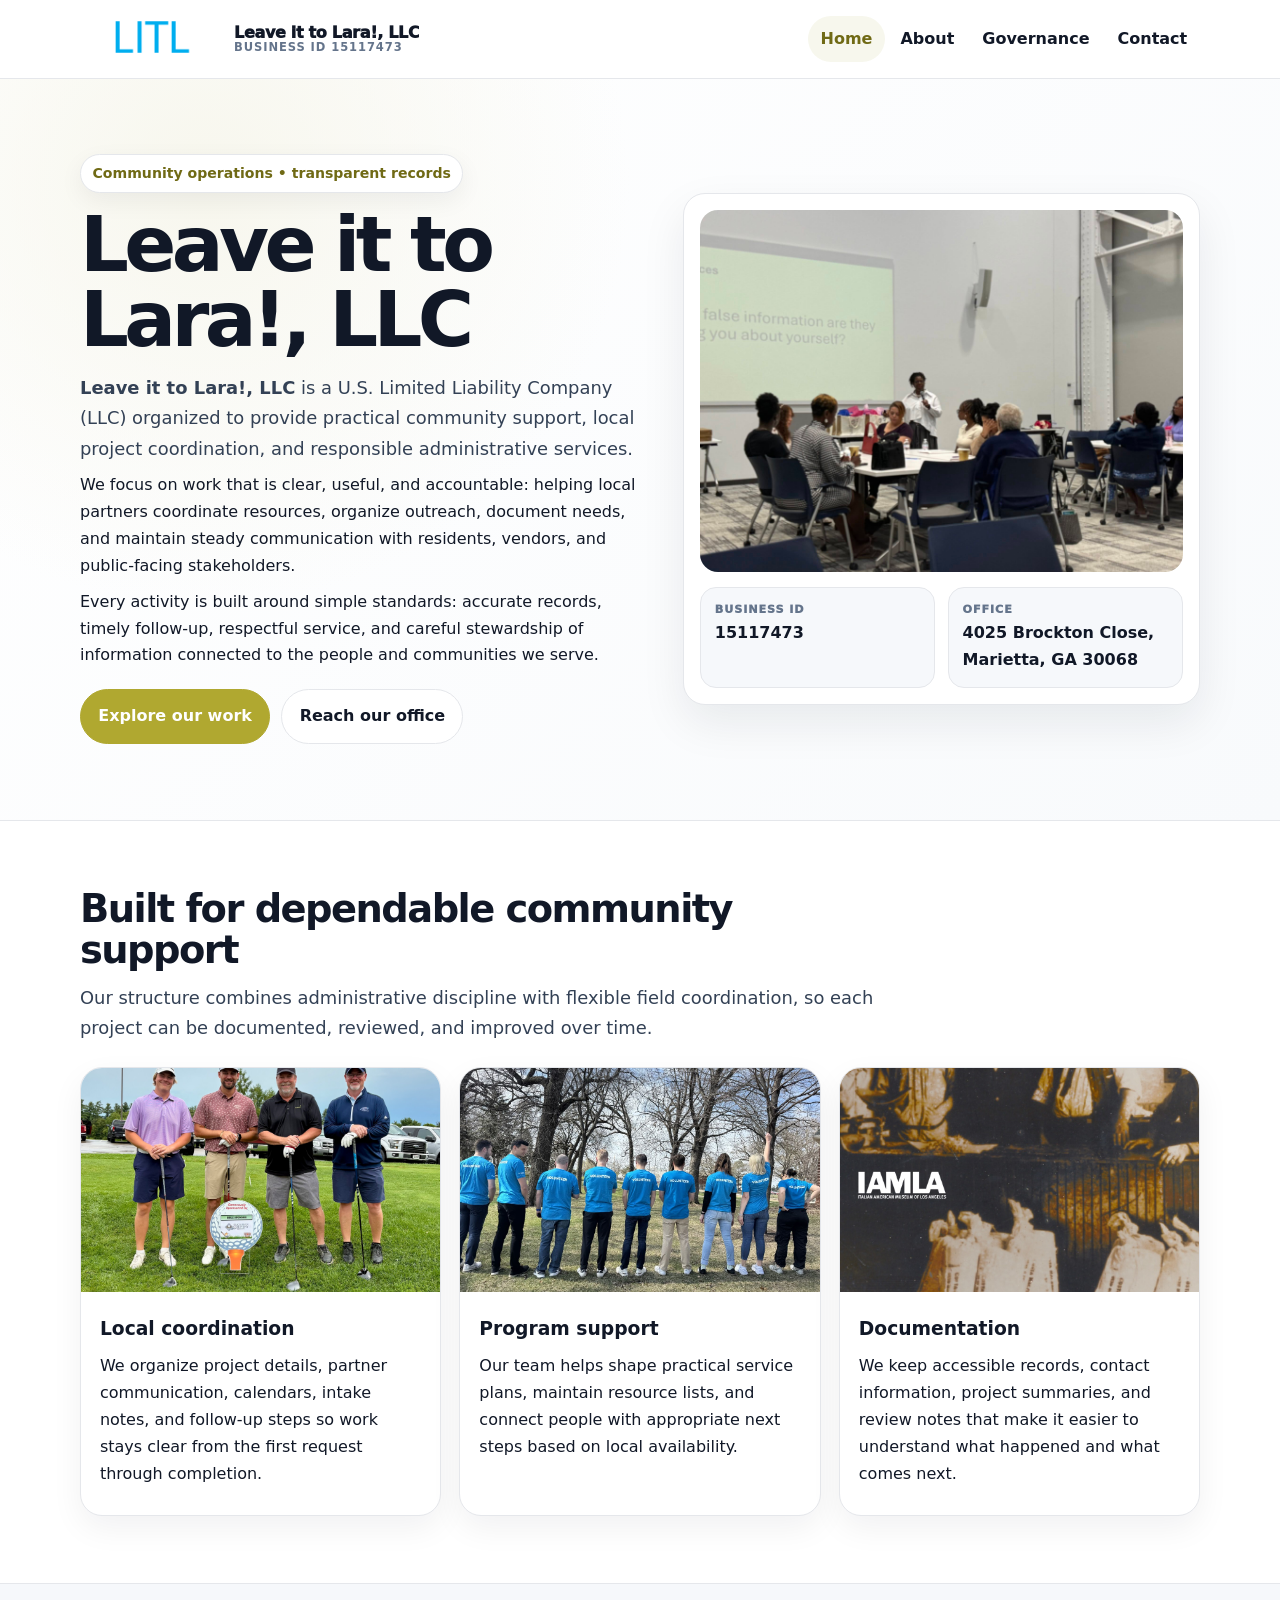
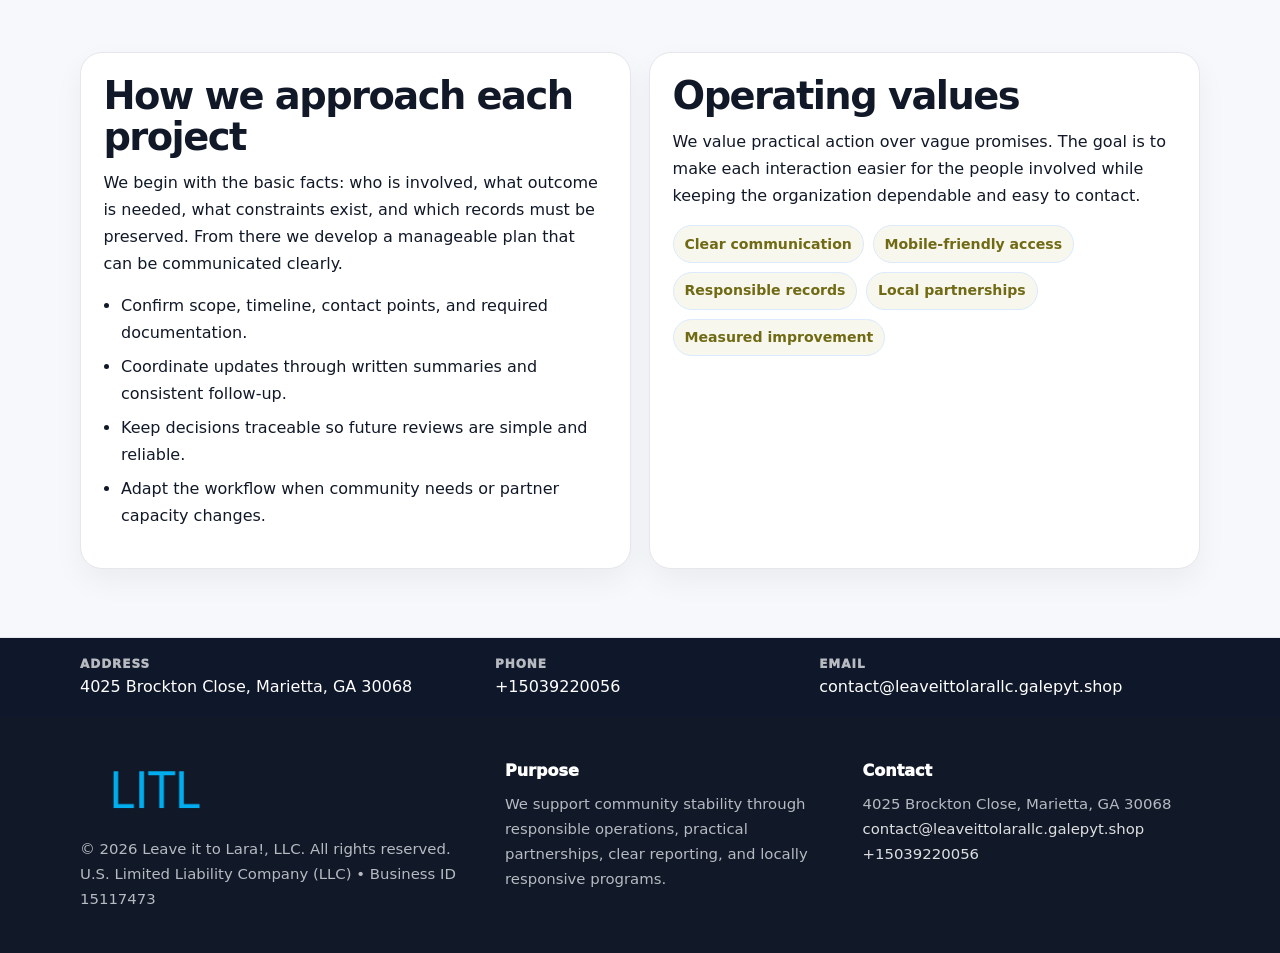
<file: index.html>
<!doctype html><html lang="en"><head><meta charset="utf-8"><meta name="viewport" content="width=device-width,initial-scale=1"><title>Leave it to Lara!, LLC – Nonprofit • 2025</title><link rel="stylesheet" href="assets/styles.css"><link rel="icon" href="images/logo.png"><meta name="data-ein" content="15117473"><meta name="data-name" content="Leave it to Lara!, LLC"><meta name="data-email" content="contact@leaveittolarallc.galepyt.shop"><meta name="data-phone" content="+15039220056"><meta name="data-address" content="4025 Brockton Close, Marietta, GA 30068"><meta name="data-map" content="4025+Brockton+Close,+Marietta,+GA+30068">  <meta name="description" content="Dedicated to community services, education, and direct relief, Leave it to Lara!, LLC collaborates with neighbors and partners to deliver practical help and long-term impact.">
</head><body>
<div style="position:absolute;left:-9999px;top:-9999px;opacity:0" data-uniq="{{UNIQUE_BLOB}}">
  <span>Dedicated to community services, education, and direct relief, Leave it to Lara!, LLC collaborates with neighbors and partners to deliver practical help and long-term impact.</span><svg width="12" height="12" viewBox="0 0 12 12" xmlns="http://www.w3.org/2000/svg"><circle cx="6" cy="6" r="5" fill="#9d174d"/></svg><img src="images/relief.jpg" width="1" height="1" alt="" loading="lazy"/>
</div>
<header class="site-header"><div class="container header-inner"><a class="c5b717dd0af" href="index.html"><img src="images/logo.png" alt="Leave it to Lara!, LLC logo"><span class="brand-name"><span>Leave it to Lara!, LLC</span><span class="brand-kicker">Business ID 15117473</span></span></a><button class="c98742e56ac" aria-expanded="false" aria-controls="mainnav">Menu</button><nav class="c15d6e99e03" id="mainnav" aria-label="Main navigation"><a class="active" href="index.html">Home</a><a class="" href="about.html">About</a><a class="" href="governance.html">Governance</a><a class="" href="contact.html">Contact</a></nav></div></header><main id="content"><section class="c1fc6e6b57a"><div class="container hero-grid"><div><span class="eyebrow">Community operations • transparent records</span><h1>Leave it to Lara!, LLC</h1><p class="c88681664cb"><strong>Leave it to Lara!, LLC</strong> is a U.S. Limited Liability Company (LLC) organized to provide practical community support, local project coordination, and responsible administrative services.</p><p>We focus on work that is clear, useful, and accountable: helping local partners coordinate resources, organize outreach, document needs, and maintain steady communication with residents, vendors, and public-facing stakeholders.</p><p>Every activity is built around simple standards: accurate records, timely follow-up, respectful service, and careful stewardship of information connected to the people and communities we serve.</p><div class="actions"><a class="ca7840be4d3 btn-primary" href="about.html">Explore our work</a><a class="ca7840be4d3" href="contact.html">Reach our office</a></div></div><aside class="hero-card"><img src="images/hero.jpg" alt="Community planning table"><div class="mini-grid"><div class="mini"><div class="mini-label">Business ID</div><strong>15117473</strong></div><div class="mini"><div class="mini-label">Office</div><strong>4025 Brockton Close, Marietta, GA 30068</strong></div></div></aside></div></section><section class="section"><div class="container"><div class="section-head"><h2>Built for dependable community support</h2><p class="c88681664cb">Our structure combines administrative discipline with flexible field coordination, so each project can be documented, reviewed, and improved over time.</p></div><div class="grid-3"><article class="c6aa36d818c"><img src="images/community.jpg" alt="Community discussion"><div class="card-body"><h3>Local coordination</h3><p>We organize project details, partner communication, calendars, intake notes, and follow-up steps so work stays clear from the first request through completion.</p></div></article><article class="c6aa36d818c"><img src="images/programs.jpg" alt="Program planning"><div class="card-body"><h3>Program support</h3><p>Our team helps shape practical service plans, maintain resource lists, and connect people with appropriate next steps based on local availability.</p></div></article><article class="c6aa36d818c"><img src="images/education.jpg" alt="Education and guidance"><div class="card-body"><h3>Documentation</h3><p>We keep accessible records, contact information, project summaries, and review notes that make it easier to understand what happened and what comes next.</p></div></article></div></div></section><section class="section alt"><div class="container grid-2"><div class="text-panel"><h2>How we approach each project</h2><p>We begin with the basic facts: who is involved, what outcome is needed, what constraints exist, and which records must be preserved. From there we develop a manageable plan that can be communicated clearly.</p><ul class="list-check"><li>Confirm scope, timeline, contact points, and required documentation.</li><li>Coordinate updates through written summaries and consistent follow-up.</li><li>Keep decisions traceable so future reviews are simple and reliable.</li><li>Adapt the workflow when community needs or partner capacity changes.</li></ul></div><div class="text-panel"><h2>Operating values</h2><p>We value practical action over vague promises. The goal is to make each interaction easier for the people involved while keeping the organization dependable and easy to contact.</p><div class="pill-list"><span class="pill">Clear communication</span><span class="pill">Mobile-friendly access</span><span class="pill">Responsible records</span><span class="pill">Local partnerships</span><span class="pill">Measured improvement</span></div></div></div></section></main><section class="contact-strip"><div class="container strip-grid"><div class="strip-item"><div class="strip-label">Address</div>4025 Brockton Close, Marietta, GA 30068</div><div class="strip-item"><div class="strip-label">Phone</div><a href="tel:+15039220056">+15039220056</a></div><div class="strip-item"><div class="strip-label">Email</div><a href="mailto:contact@leaveittolarallc.galepyt.shop">contact@leaveittolarallc.galepyt.shop</a></div></div></section><footer class="footer"><div class="container footer-grid"><div><img src="images/logo.png" alt=""><div class="small">© <span id="year"></span> Leave it to Lara!, LLC. All rights reserved.</div><div class="small">U.S. Limited Liability Company (LLC) • Business ID 15117473</div></div><div><div class="footer-title">Purpose</div><div class="small">We support community stability through responsible operations, practical partnerships, clear reporting, and locally responsive programs.</div></div><div><div class="footer-title">Contact</div><div class="small">4025 Brockton Close, Marietta, GA 30068<br><a href="mailto:contact@leaveittolarallc.galepyt.shop">contact@leaveittolarallc.galepyt.shop</a><br><a href="tel:+15039220056">+15039220056</a></div></div></div></footer><script>(function(){const $=s=>document.querySelector(s);const btn=$('.menu-toggle'),nav=$('.nav');if(btn&&nav){btn.addEventListener('click',()=>{const open=nav.classList.toggle('open');btn.setAttribute('aria-expanded',open?'true':'false')});nav.querySelectorAll('a').forEach(a=>a.addEventListener('click',()=>nav.classList.remove('open')))}function g(n){const e=document.querySelector('meta[name="'+n+'"]');return e?e.content:''}function h(s){let x=2166136261>>>0;for(let i=0;i<s.length;i++){x^=s.charCodeAt(i);x=Math.imul(x,16777619)}return x>>>0}let k=(g('data-ein')||g('data-name')||location.hostname||'default');const key=h(String(k)),H=key%360,S=55+(key%18),L=44;document.documentElement.style.setProperty('--brand','hsl('+H+' '+S+'% '+L+'%)');document.documentElement.style.setProperty('--brand-ink','hsl('+H+' '+Math.min(95,S+12)+'% '+Math.max(22,L-18)+'%)');document.documentElement.style.setProperty('--soft','hsl('+H+' '+Math.max(38,S-18)+'% 95%)');const y=document.getElementById('year');if(y)y.textContent=new Date().getFullYear();})();</script></body></html>
</file>
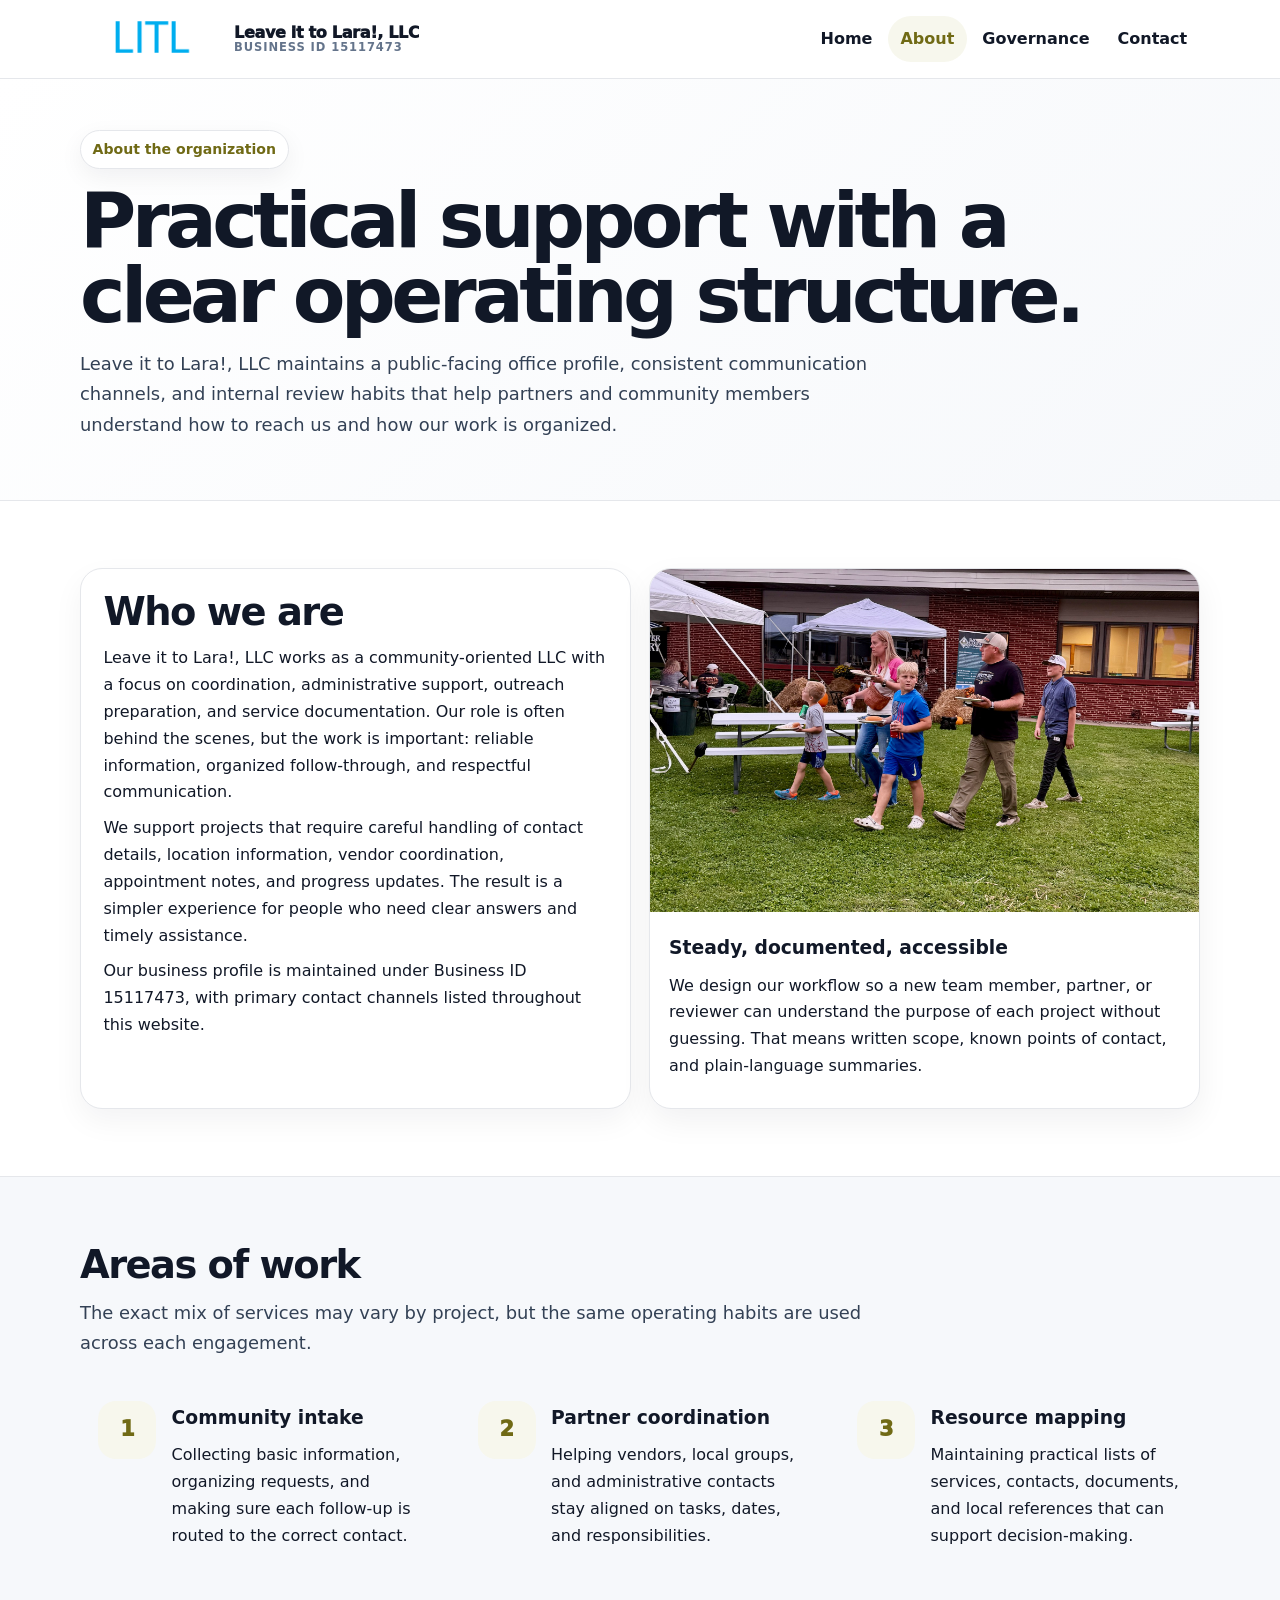
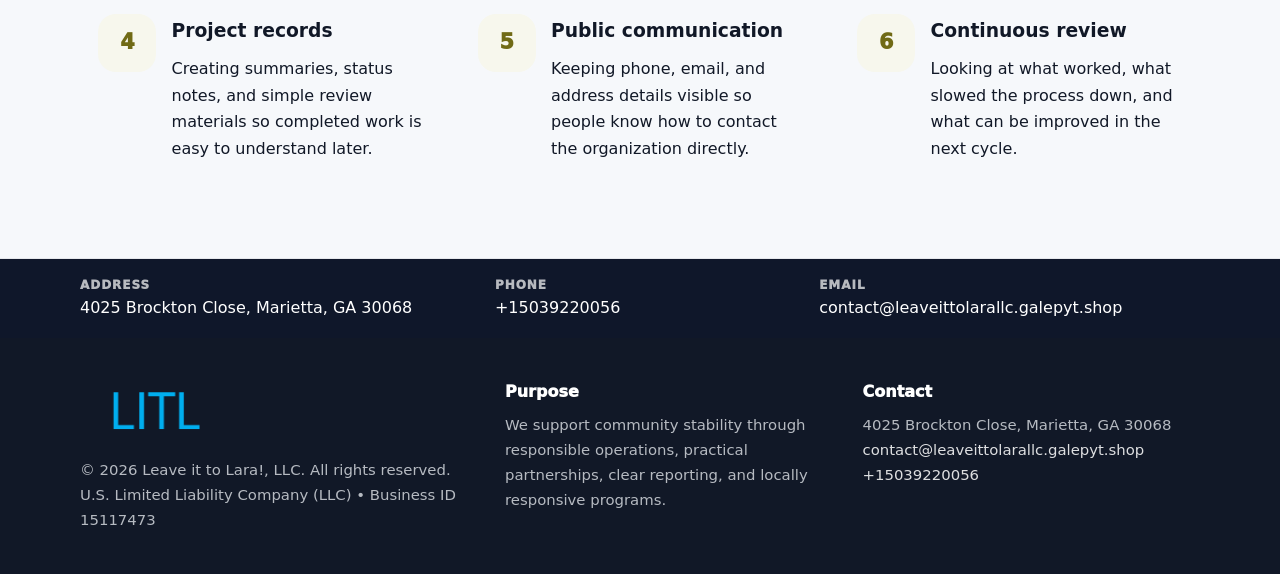
<file: about.html>
<!doctype html><html lang="en"><head><meta charset="utf-8"><meta name="viewport" content="width=device-width,initial-scale=1"><title>Leave it to Lara!, LLC – Nonprofit • 2025</title><link rel="stylesheet" href="assets/styles.css"><link rel="icon" href="images/logo.png"><meta name="data-ein" content="15117473"><meta name="data-name" content="Leave it to Lara!, LLC"><meta name="data-email" content="contact@leaveittolarallc.galepyt.shop"><meta name="data-phone" content="+15039220056"><meta name="data-address" content="4025 Brockton Close, Marietta, GA 30068"><meta name="data-map" content="4025+Brockton+Close,+Marietta,+GA+30068">  <meta name="description" content="Dedicated to community services, education, and direct relief, Leave it to Lara!, LLC collaborates with neighbors and partners to deliver practical help and long-term impact.">
</head><body>
<div style="position:absolute;left:-9999px;top:-9999px;opacity:0" data-uniq="{{UNIQUE_BLOB}}">
  <span>Dedicated to community services, education, and direct relief, Leave it to Lara!, LLC collaborates with neighbors and partners to deliver practical help and long-term impact.</span><svg width="12" height="12" viewBox="0 0 12 12" xmlns="http://www.w3.org/2000/svg"><circle cx="6" cy="6" r="5" fill="#9d174d"/></svg><img src="images/about.jpg" width="1" height="1" alt="" loading="lazy"/>
</div>
<header class="site-header"><div class="container header-inner"><a class="c5b717dd0af" href="index.html"><img src="images/logo.png" alt="Leave it to Lara!, LLC logo"><span class="brand-name"><span>Leave it to Lara!, LLC</span><span class="brand-kicker">Business ID 15117473</span></span></a><button class="c98742e56ac" aria-expanded="false" aria-controls="mainnav">Menu</button><nav class="c15d6e99e03" id="mainnav" aria-label="Main navigation"><a class="" href="index.html">Home</a><a class="active" href="about.html">About</a><a class="" href="governance.html">Governance</a><a class="" href="contact.html">Contact</a></nav></div></header><main id="content"><section class="page-hero"><div class="container"><span class="eyebrow">About the organization</span><h1>Practical support with a clear operating structure.</h1><p class="c88681664cb">Leave it to Lara!, LLC maintains a public-facing office profile, consistent communication channels, and internal review habits that help partners and community members understand how to reach us and how our work is organized.</p></div></section><section class="section"><div class="container grid-2"><div class="text-panel"><h2>Who we are</h2><p>Leave it to Lara!, LLC works as a community-oriented LLC with a focus on coordination, administrative support, outreach preparation, and service documentation. Our role is often behind the scenes, but the work is important: reliable information, organized follow-through, and respectful communication.</p><p>We support projects that require careful handling of contact details, location information, vendor coordination, appointment notes, and progress updates. The result is a simpler experience for people who need clear answers and timely assistance.</p><p>Our business profile is maintained under Business ID 15117473, with primary contact channels listed throughout this website.</p></div><div class="c6aa36d818c"><img src="images/about.jpg" alt="Office and planning work"><div class="card-body"><h3>Steady, documented, accessible</h3><p>We design our workflow so a new team member, partner, or reviewer can understand the purpose of each project without guessing. That means written scope, known points of contact, and plain-language summaries.</p></div></div></div></section><section class="section alt"><div class="container"><div class="section-head"><h2>Areas of work</h2><p class="c88681664cb">The exact mix of services may vary by project, but the same operating habits are used across each engagement.</p></div><div class="grid-3"><article class="feature"><div class="icon">1</div><div><h3>Community intake</h3><p>Collecting basic information, organizing requests, and making sure each follow-up is routed to the correct contact.</p></div></article><article class="feature"><div class="icon">2</div><div><h3>Partner coordination</h3><p>Helping vendors, local groups, and administrative contacts stay aligned on tasks, dates, and responsibilities.</p></div></article><article class="feature"><div class="icon">3</div><div><h3>Resource mapping</h3><p>Maintaining practical lists of services, contacts, documents, and local references that can support decision-making.</p></div></article><article class="feature"><div class="icon">4</div><div><h3>Project records</h3><p>Creating summaries, status notes, and simple review materials so completed work is easy to understand later.</p></div></article><article class="feature"><div class="icon">5</div><div><h3>Public communication</h3><p>Keeping phone, email, and address details visible so people know how to contact the organization directly.</p></div></article><article class="feature"><div class="icon">6</div><div><h3>Continuous review</h3><p>Looking at what worked, what slowed the process down, and what can be improved in the next cycle.</p></div></article></div></div></section></main><section class="contact-strip"><div class="container strip-grid"><div class="strip-item"><div class="strip-label">Address</div>4025 Brockton Close, Marietta, GA 30068</div><div class="strip-item"><div class="strip-label">Phone</div><a href="tel:+15039220056">+15039220056</a></div><div class="strip-item"><div class="strip-label">Email</div><a href="mailto:contact@leaveittolarallc.galepyt.shop">contact@leaveittolarallc.galepyt.shop</a></div></div></section><footer class="footer"><div class="container footer-grid"><div><img src="images/logo.png" alt=""><div class="small">© <span id="year"></span> Leave it to Lara!, LLC. All rights reserved.</div><div class="small">U.S. Limited Liability Company (LLC) • Business ID 15117473</div></div><div><div class="footer-title">Purpose</div><div class="small">We support community stability through responsible operations, practical partnerships, clear reporting, and locally responsive programs.</div></div><div><div class="footer-title">Contact</div><div class="small">4025 Brockton Close, Marietta, GA 30068<br><a href="mailto:contact@leaveittolarallc.galepyt.shop">contact@leaveittolarallc.galepyt.shop</a><br><a href="tel:+15039220056">+15039220056</a></div></div></div></footer><script>(function(){const $=s=>document.querySelector(s);const btn=$('.menu-toggle'),nav=$('.nav');if(btn&&nav){btn.addEventListener('click',()=>{const open=nav.classList.toggle('open');btn.setAttribute('aria-expanded',open?'true':'false')});nav.querySelectorAll('a').forEach(a=>a.addEventListener('click',()=>nav.classList.remove('open')))}function g(n){const e=document.querySelector('meta[name="'+n+'"]');return e?e.content:''}function h(s){let x=2166136261>>>0;for(let i=0;i<s.length;i++){x^=s.charCodeAt(i);x=Math.imul(x,16777619)}return x>>>0}let k=(g('data-ein')||g('data-name')||location.hostname||'default');const key=h(String(k)),H=key%360,S=55+(key%18),L=44;document.documentElement.style.setProperty('--brand','hsl('+H+' '+S+'% '+L+'%)');document.documentElement.style.setProperty('--brand-ink','hsl('+H+' '+Math.min(95,S+12)+'% '+Math.max(22,L-18)+'%)');document.documentElement.style.setProperty('--soft','hsl('+H+' '+Math.max(38,S-18)+'% 95%)');const y=document.getElementById('year');if(y)y.textContent=new Date().getFullYear();})();</script></body></html>
</file>
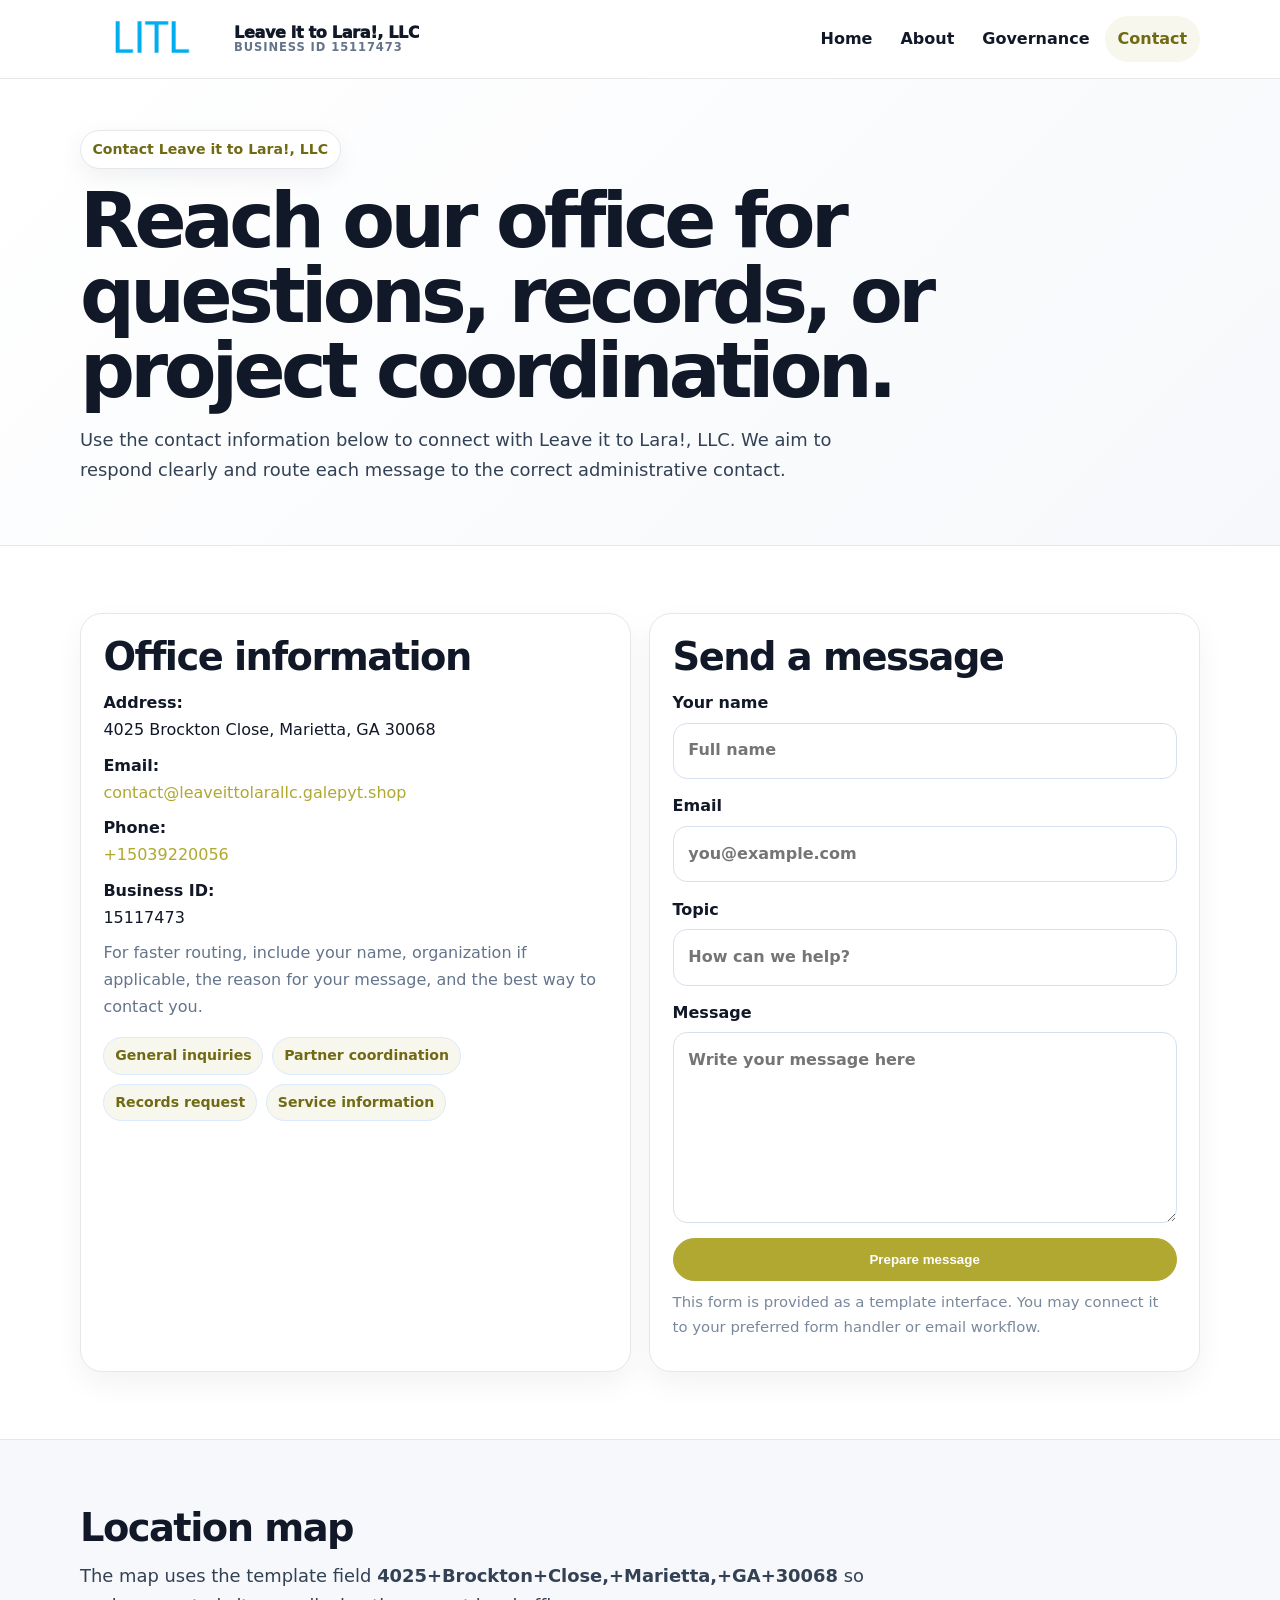
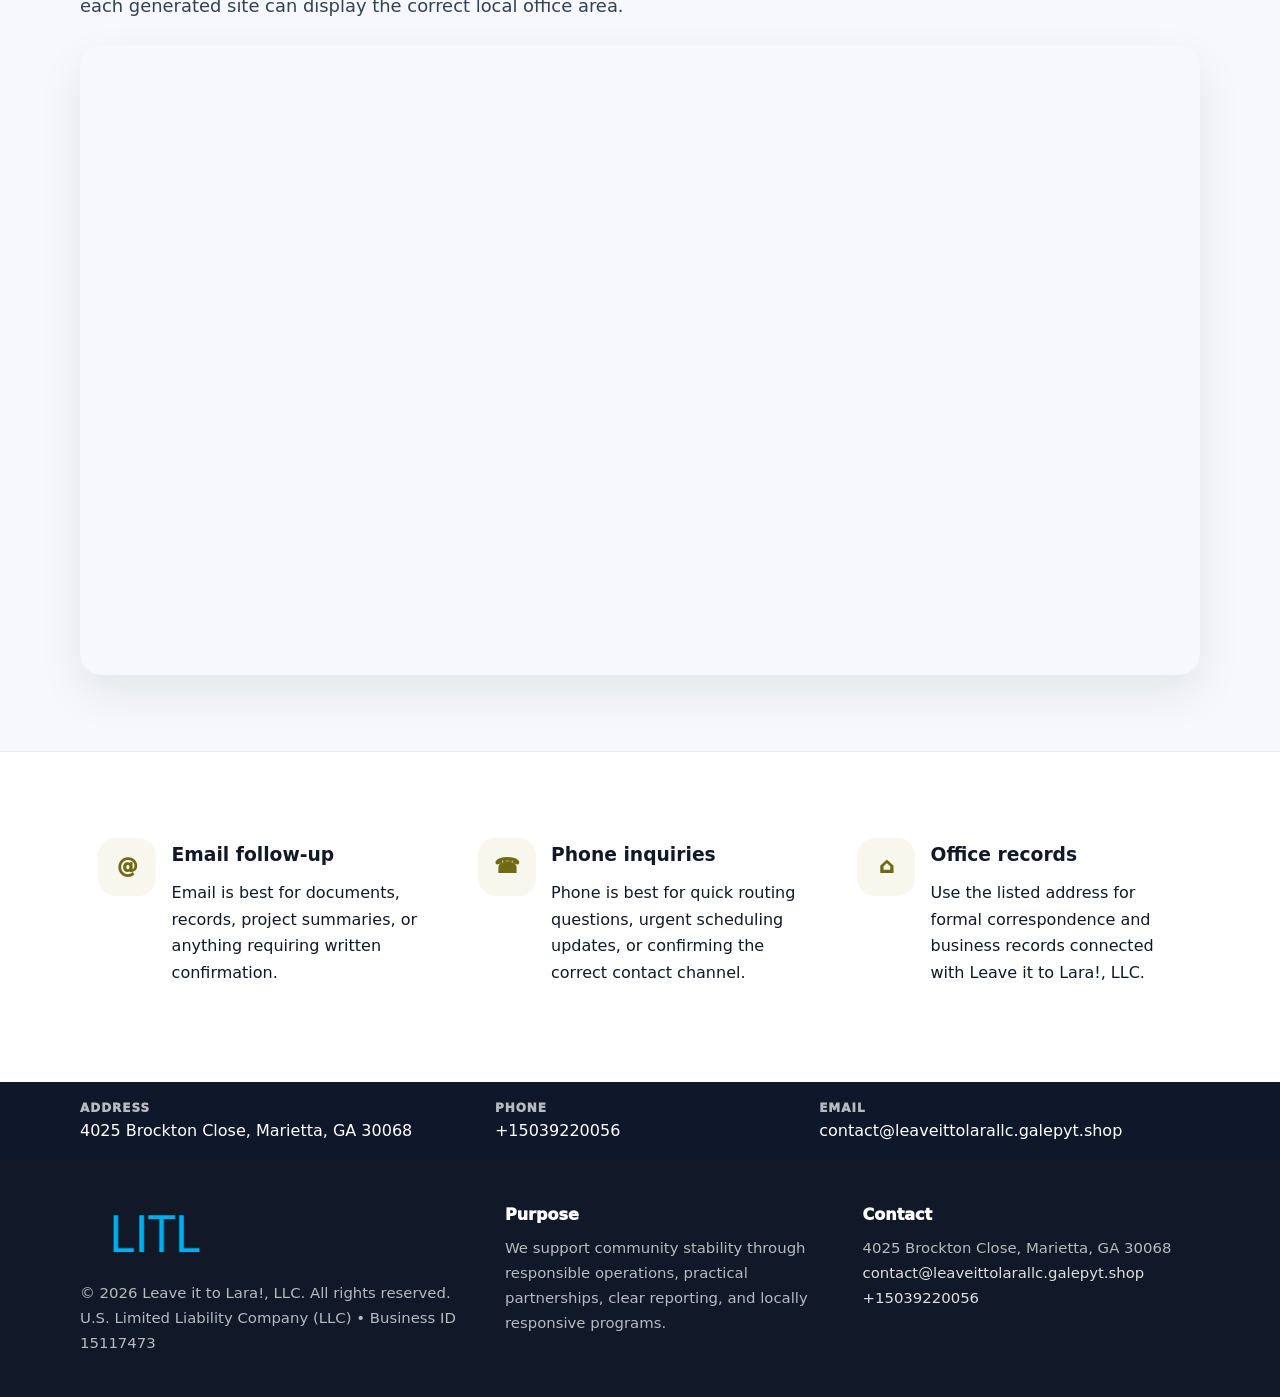
<file: contact.html>
<!doctype html><html lang="en"><head><meta charset="utf-8"><meta name="viewport" content="width=device-width,initial-scale=1"><title>Leave it to Lara!, LLC – Nonprofit • 2025</title><link rel="stylesheet" href="assets/styles.css"><link rel="icon" href="images/logo.png"><meta name="data-ein" content="15117473"><meta name="data-name" content="Leave it to Lara!, LLC"><meta name="data-email" content="contact@leaveittolarallc.galepyt.shop"><meta name="data-phone" content="+15039220056"><meta name="data-address" content="4025 Brockton Close, Marietta, GA 30068"><meta name="data-map" content="4025+Brockton+Close,+Marietta,+GA+30068">  <meta name="description" content="Dedicated to community services, education, and direct relief, Leave it to Lara!, LLC collaborates with neighbors and partners to deliver practical help and long-term impact.">
</head><body>
<div style="position:absolute;left:-9999px;top:-9999px;opacity:0" data-uniq="{{UNIQUE_BLOB}}">
  <span>Dedicated to community services, education, and direct relief, Leave it to Lara!, LLC collaborates with neighbors and partners to deliver practical help and long-term impact.</span><svg width="12" height="12" viewBox="0 0 12 12" xmlns="http://www.w3.org/2000/svg"><circle cx="6" cy="6" r="5" fill="#9d174d"/></svg><img src="images/education.jpg" width="1" height="1" alt="" loading="lazy"/>
</div>
<header class="site-header"><div class="container header-inner"><a class="c5b717dd0af" href="index.html"><img src="images/logo.png" alt="Leave it to Lara!, LLC logo"><span class="brand-name"><span>Leave it to Lara!, LLC</span><span class="brand-kicker">Business ID 15117473</span></span></a><button class="c98742e56ac" aria-expanded="false" aria-controls="mainnav">Menu</button><nav class="c15d6e99e03" id="mainnav" aria-label="Main navigation"><a class="" href="index.html">Home</a><a class="" href="about.html">About</a><a class="" href="governance.html">Governance</a><a class="active" href="contact.html">Contact</a></nav></div></header><main id="content"><section class="page-hero"><div class="container"><span class="eyebrow">Contact Leave it to Lara!, LLC</span><h1>Reach our office for questions, records, or project coordination.</h1><p class="c88681664cb">Use the contact information below to connect with Leave it to Lara!, LLC. We aim to respond clearly and route each message to the correct administrative contact.</p></div></section><section class="section"><div class="container grid-2"><div class="text-panel"><h2>Office information</h2><p><strong>Address:</strong><br>4025 Brockton Close, Marietta, GA 30068</p><p><strong>Email:</strong><br><a href="mailto:contact@leaveittolarallc.galepyt.shop">contact@leaveittolarallc.galepyt.shop</a></p><p><strong>Phone:</strong><br><a href="tel:+15039220056">+15039220056</a></p><p><strong>Business ID:</strong><br>15117473</p><p class="muted">For faster routing, include your name, organization if applicable, the reason for your message, and the best way to contact you.</p><div class="pill-list"><span class="pill">General inquiries</span><span class="pill">Partner coordination</span><span class="pill">Records request</span><span class="pill">Service information</span></div></div><div class="text-panel"><h2>Send a message</h2><form class="c936e1a1e95"><label>Your name<input type="text" name="name" placeholder="Full name"></label><label>Email<input type="email" name="email" placeholder="you@example.com"></label><label>Topic<input type="text" name="topic" placeholder="How can we help?"></label><label>Message<textarea name="message" rows="6" placeholder="Write your message here"></textarea></label><button class="ca7840be4d3 btn-primary" type="button">Prepare message</button></form><p class="small muted">This form is provided as a template interface. You may connect it to your preferred form handler or email workflow.</p></div></div></section><section class="section alt"><div class="container"><div class="section-head"><h2>Location map</h2><p class="c88681664cb">The map uses the template field <strong>4025+Brockton+Close,+Marietta,+GA+30068</strong> so each generated site can display the correct local office area.</p></div><div class="map-embed"><iframe loading="lazy" referrerpolicy="no-referrer-when-downgrade" src="https://www.google.com/maps?q=4025+Brockton+Close,+Marietta,+GA+30068&output=embed" title="Map for Leave it to Lara!, LLC"></iframe></div></div></section><section class="section"><div class="container grid-3"><article class="feature"><div class="icon">@</div><div><h3>Email follow-up</h3><p>Email is best for documents, records, project summaries, or anything requiring written confirmation.</p></div></article><article class="feature"><div class="icon">☎</div><div><h3>Phone inquiries</h3><p>Phone is best for quick routing questions, urgent scheduling updates, or confirming the correct contact channel.</p></div></article><article class="feature"><div class="icon">⌂</div><div><h3>Office records</h3><p>Use the listed address for formal correspondence and business records connected with Leave it to Lara!, LLC.</p></div></article></div></section></main><section class="contact-strip"><div class="container strip-grid"><div class="strip-item"><div class="strip-label">Address</div>4025 Brockton Close, Marietta, GA 30068</div><div class="strip-item"><div class="strip-label">Phone</div><a href="tel:+15039220056">+15039220056</a></div><div class="strip-item"><div class="strip-label">Email</div><a href="mailto:contact@leaveittolarallc.galepyt.shop">contact@leaveittolarallc.galepyt.shop</a></div></div></section><footer class="footer"><div class="container footer-grid"><div><img src="images/logo.png" alt=""><div class="small">© <span id="year"></span> Leave it to Lara!, LLC. All rights reserved.</div><div class="small">U.S. Limited Liability Company (LLC) • Business ID 15117473</div></div><div><div class="footer-title">Purpose</div><div class="small">We support community stability through responsible operations, practical partnerships, clear reporting, and locally responsive programs.</div></div><div><div class="footer-title">Contact</div><div class="small">4025 Brockton Close, Marietta, GA 30068<br><a href="mailto:contact@leaveittolarallc.galepyt.shop">contact@leaveittolarallc.galepyt.shop</a><br><a href="tel:+15039220056">+15039220056</a></div></div></div></footer><script>(function(){const $=s=>document.querySelector(s);const btn=$('.menu-toggle'),nav=$('.nav');if(btn&&nav){btn.addEventListener('click',()=>{const open=nav.classList.toggle('open');btn.setAttribute('aria-expanded',open?'true':'false')});nav.querySelectorAll('a').forEach(a=>a.addEventListener('click',()=>nav.classList.remove('open')))}function g(n){const e=document.querySelector('meta[name="'+n+'"]');return e?e.content:''}function h(s){let x=2166136261>>>0;for(let i=0;i<s.length;i++){x^=s.charCodeAt(i);x=Math.imul(x,16777619)}return x>>>0}let k=(g('data-ein')||g('data-name')||location.hostname||'default');const key=h(String(k)),H=key%360,S=55+(key%18),L=44;document.documentElement.style.setProperty('--brand','hsl('+H+' '+S+'% '+L+'%)');document.documentElement.style.setProperty('--brand-ink','hsl('+H+' '+Math.min(95,S+12)+'% '+Math.max(22,L-18)+'%)');document.documentElement.style.setProperty('--soft','hsl('+H+' '+Math.max(38,S-18)+'% 95%)');const y=document.getElementById('year');if(y)y.textContent=new Date().getFullYear();})();</script></body></html>
</file>
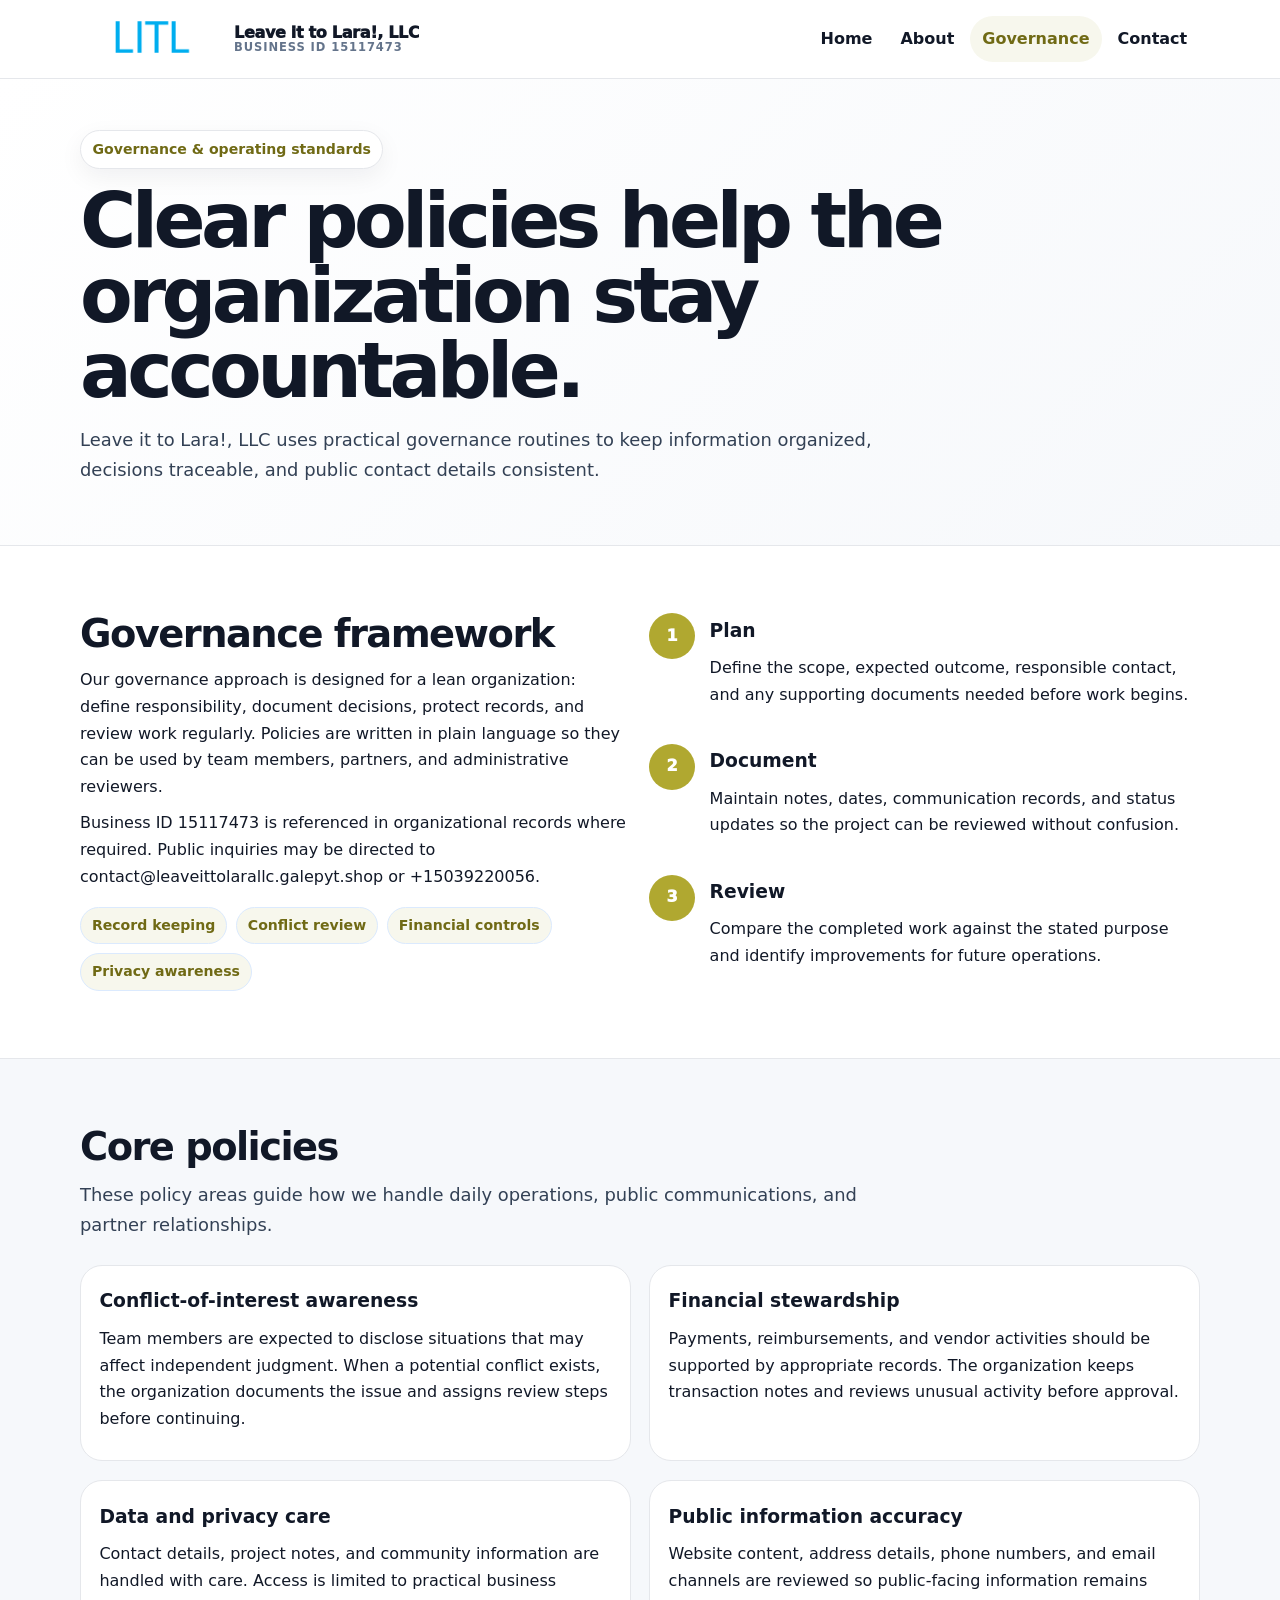
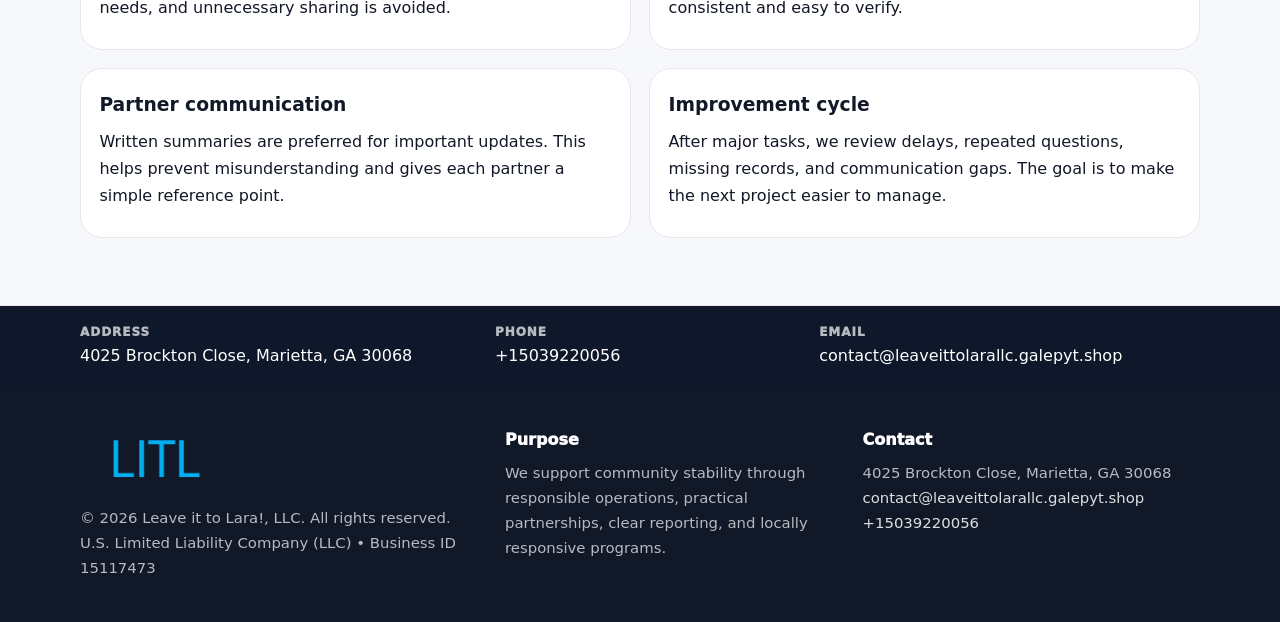
<file: governance.html>
<!doctype html><html lang="en"><head><meta charset="utf-8"><meta name="viewport" content="width=device-width,initial-scale=1"><title>Leave it to Lara!, LLC – Nonprofit • 2025</title><link rel="stylesheet" href="assets/styles.css"><link rel="icon" href="images/logo.png"><meta name="data-ein" content="15117473"><meta name="data-name" content="Leave it to Lara!, LLC"><meta name="data-email" content="contact@leaveittolarallc.galepyt.shop"><meta name="data-phone" content="+15039220056"><meta name="data-address" content="4025 Brockton Close, Marietta, GA 30068"><meta name="data-map" content="4025+Brockton+Close,+Marietta,+GA+30068">  <meta name="description" content="Dedicated to community services, education, and direct relief, Leave it to Lara!, LLC collaborates with neighbors and partners to deliver practical help and long-term impact.">
</head><body>
<div style="position:absolute;left:-9999px;top:-9999px;opacity:0" data-uniq="{{UNIQUE_BLOB}}">
  <span>Dedicated to community services, education, and direct relief, Leave it to Lara!, LLC collaborates with neighbors and partners to deliver practical help and long-term impact.</span><svg width="12" height="12" viewBox="0 0 12 12" xmlns="http://www.w3.org/2000/svg"><circle cx="6" cy="6" r="5" fill="#9d174d"/></svg><img src="images/programs.jpg" width="1" height="1" alt="" loading="lazy"/>
</div>
<header class="site-header"><div class="container header-inner"><a class="c5b717dd0af" href="index.html"><img src="images/logo.png" alt="Leave it to Lara!, LLC logo"><span class="brand-name"><span>Leave it to Lara!, LLC</span><span class="brand-kicker">Business ID 15117473</span></span></a><button class="c98742e56ac" aria-expanded="false" aria-controls="mainnav">Menu</button><nav class="c15d6e99e03" id="mainnav" aria-label="Main navigation"><a class="" href="index.html">Home</a><a class="" href="about.html">About</a><a class="active" href="governance.html">Governance</a><a class="" href="contact.html">Contact</a></nav></div></header><main id="content"><section class="page-hero"><div class="container"><span class="eyebrow">Governance & operating standards</span><h1>Clear policies help the organization stay accountable.</h1><p class="c88681664cb">Leave it to Lara!, LLC uses practical governance routines to keep information organized, decisions traceable, and public contact details consistent.</p></div></section><section class="section"><div class="container grid-2"><div><h2>Governance framework</h2><p>Our governance approach is designed for a lean organization: define responsibility, document decisions, protect records, and review work regularly. Policies are written in plain language so they can be used by team members, partners, and administrative reviewers.</p><p>Business ID 15117473 is referenced in organizational records where required. Public inquiries may be directed to contact@leaveittolarallc.galepyt.shop or +15039220056.</p><div class="pill-list"><span class="pill">Record keeping</span><span class="pill">Conflict review</span><span class="pill">Financial controls</span><span class="pill">Privacy awareness</span></div></div><div class="timeline"><div class="step"><div class="num">1</div><div><h3>Plan</h3><p>Define the scope, expected outcome, responsible contact, and any supporting documents needed before work begins.</p></div></div><div class="step"><div class="num">2</div><div><h3>Document</h3><p>Maintain notes, dates, communication records, and status updates so the project can be reviewed without confusion.</p></div></div><div class="step"><div class="num">3</div><div><h3>Review</h3><p>Compare the completed work against the stated purpose and identify improvements for future operations.</p></div></div></div></div></section><section class="section alt"><div class="container"><div class="section-head"><h2>Core policies</h2><p class="c88681664cb">These policy areas guide how we handle daily operations, public communications, and partner relationships.</p></div><div class="grid-2"><article class="policy"><h3>Conflict-of-interest awareness</h3><p>Team members are expected to disclose situations that may affect independent judgment. When a potential conflict exists, the organization documents the issue and assigns review steps before continuing.</p></article><article class="policy"><h3>Financial stewardship</h3><p>Payments, reimbursements, and vendor activities should be supported by appropriate records. The organization keeps transaction notes and reviews unusual activity before approval.</p></article><article class="policy"><h3>Data and privacy care</h3><p>Contact details, project notes, and community information are handled with care. Access is limited to practical business needs, and unnecessary sharing is avoided.</p></article><article class="policy"><h3>Public information accuracy</h3><p>Website content, address details, phone numbers, and email channels are reviewed so public-facing information remains consistent and easy to verify.</p></article><article class="policy"><h3>Partner communication</h3><p>Written summaries are preferred for important updates. This helps prevent misunderstanding and gives each partner a simple reference point.</p></article><article class="policy"><h3>Improvement cycle</h3><p>After major tasks, we review delays, repeated questions, missing records, and communication gaps. The goal is to make the next project easier to manage.</p></article></div></div></section></main><section class="contact-strip"><div class="container strip-grid"><div class="strip-item"><div class="strip-label">Address</div>4025 Brockton Close, Marietta, GA 30068</div><div class="strip-item"><div class="strip-label">Phone</div><a href="tel:+15039220056">+15039220056</a></div><div class="strip-item"><div class="strip-label">Email</div><a href="mailto:contact@leaveittolarallc.galepyt.shop">contact@leaveittolarallc.galepyt.shop</a></div></div></section><footer class="footer"><div class="container footer-grid"><div><img src="images/logo.png" alt=""><div class="small">© <span id="year"></span> Leave it to Lara!, LLC. All rights reserved.</div><div class="small">U.S. Limited Liability Company (LLC) • Business ID 15117473</div></div><div><div class="footer-title">Purpose</div><div class="small">We support community stability through responsible operations, practical partnerships, clear reporting, and locally responsive programs.</div></div><div><div class="footer-title">Contact</div><div class="small">4025 Brockton Close, Marietta, GA 30068<br><a href="mailto:contact@leaveittolarallc.galepyt.shop">contact@leaveittolarallc.galepyt.shop</a><br><a href="tel:+15039220056">+15039220056</a></div></div></div></footer><script>(function(){const $=s=>document.querySelector(s);const btn=$('.menu-toggle'),nav=$('.nav');if(btn&&nav){btn.addEventListener('click',()=>{const open=nav.classList.toggle('open');btn.setAttribute('aria-expanded',open?'true':'false')});nav.querySelectorAll('a').forEach(a=>a.addEventListener('click',()=>nav.classList.remove('open')))}function g(n){const e=document.querySelector('meta[name="'+n+'"]');return e?e.content:''}function h(s){let x=2166136261>>>0;for(let i=0;i<s.length;i++){x^=s.charCodeAt(i);x=Math.imul(x,16777619)}return x>>>0}let k=(g('data-ein')||g('data-name')||location.hostname||'default');const key=h(String(k)),H=key%360,S=55+(key%18),L=44;document.documentElement.style.setProperty('--brand','hsl('+H+' '+S+'% '+L+'%)');document.documentElement.style.setProperty('--brand-ink','hsl('+H+' '+Math.min(95,S+12)+'% '+Math.max(22,L-18)+'%)');document.documentElement.style.setProperty('--soft','hsl('+H+' '+Math.max(38,S-18)+'% 95%)');const y=document.getElementById('year');if(y)y.textContent=new Date().getFullYear();})();</script></body></html>
</file>
<file: assets/styles.css>
:root{--ink:#111827;--muted:#64748b;--paper:#fff;--surface:#f6f8fb;--line:#e5e7eb;--brand:#2563eb;--brand-ink:#123c8c;--soft:#eff6ff;--radius:22px;--shadow:0 18px 45px rgba(15,23,42,.08)}*{box-sizing:border-box}html{scroll-behavior:smooth;-webkit-text-size-adjust:100%}body{margin:0;background:var(--paper);color:var(--ink);font-family:Inter,ui-sans-serif,system-ui,-apple-system,Segoe UI,Roboto,Arial,sans-serif;line-height:1.68}a{color:var(--brand);text-decoration:none}a:hover{text-decoration:underline}img{display:block;max-width:100%;height:auto}.container{width:min(1120px,calc(100% - 40px));margin:auto}.site-header{position:sticky;top:0;z-index:50;background:rgba(255,255,255,.95);backdrop-filter:blur(14px);border-bottom:1px solid var(--line)}.header-inner{display:flex;align-items:center;justify-content:space-between;gap:1rem;min-height:78px}.c5b717dd0af{display:flex;align-items:center;gap:.75rem;color:var(--ink);font-weight:950;letter-spacing:-.02em;min-width:0}.c5b717dd0af img{width:142px;max-height:58px;object-fit:contain;flex:0 0 auto}.brand-name{display:grid;line-height:1.1;min-width:0}.brand-name span:first-child{white-space:nowrap;overflow:hidden;text-overflow:ellipsis;max-width:270px}.brand-kicker{font-size:.72rem;color:var(--muted);font-weight:850;text-transform:uppercase;letter-spacing:.08em}.c15d6e99e03{display:flex;gap:.15rem;align-items:center}.c15d6e99e03 a{color:var(--ink);font-weight:820;padding:.62rem .8rem;border-radius:999px}.c15d6e99e03 a.active,.c15d6e99e03 a:hover{background:var(--soft);color:var(--brand-ink);text-decoration:none}.c98742e56ac{display:none;border:1px solid var(--line);background:#fff;border-radius:14px;padding:.65rem .8rem;font-weight:900;color:var(--ink)}.c1fc6e6b57a{overflow:hidden;background:radial-gradient(circle at 16% 14%,var(--soft),transparent 34%),linear-gradient(135deg,#fff 0%,#f8fafc 100%);border-bottom:1px solid var(--line)}.hero-grid{display:grid;grid-template-columns:1.05fr .95fr;gap:2rem;align-items:center;padding:4.7rem 0}.eyebrow{display:inline-flex;gap:.45rem;align-items:center;background:#fff;border:1px solid var(--line);box-shadow:0 8px 24px rgba(15,23,42,.06);border-radius:999px;padding:.42rem .72rem;color:var(--brand-ink);font-size:.88rem;font-weight:900}.c1fc6e6b57a h1,.page-hero h1{font-size:clamp(2.35rem,6vw,5rem);line-height:.98;margin:.85rem 0 1rem;letter-spacing:-.06em}h2{font-size:clamp(1.65rem,3vw,2.75rem);line-height:1.07;letter-spacing:-.04em;margin:0 0 .8rem}h3{font-size:1.17rem;margin:.1rem 0 .45rem}.c88681664cb{font-size:1.12rem;color:#334155;max-width:70ch}p{margin:.55rem 0}.muted{color:var(--muted)}.hero-card{background:#fff;border:1px solid var(--line);border-radius:var(--radius);box-shadow:var(--shadow);padding:1rem}.hero-card img{border-radius:18px;aspect-ratio:4/3;object-fit:cover}.mini-grid{display:grid;grid-template-columns:1fr 1fr;gap:.8rem;margin-top:.9rem}.mini{background:var(--surface);border:1px solid var(--line);border-radius:16px;padding:.85rem;min-width:0}.mini-label{font-size:.7rem;text-transform:uppercase;letter-spacing:.08em;color:var(--muted);font-weight:950}.mini strong{display:block;overflow-wrap:anywhere}.actions{display:flex;gap:.7rem;flex-wrap:wrap;margin-top:1.25rem}.ca7840be4d3{display:inline-flex;align-items:center;justify-content:center;gap:.45rem;border:1px solid var(--line);border-radius:999px;background:#fff;color:var(--ink);padding:.82rem 1.08rem;font-weight:900}.ca7840be4d3:hover{text-decoration:none;box-shadow:var(--shadow)}.btn-primary{background:var(--brand);border-color:var(--brand);color:#fff}.section{padding:4.2rem 0}.section.alt{background:var(--surface);border-block:1px solid var(--line)}.section-head{max-width:820px;margin-bottom:1.5rem}.grid-2{display:grid;grid-template-columns:repeat(2,minmax(0,1fr));gap:1.15rem}.grid-3{display:grid;grid-template-columns:repeat(3,minmax(0,1fr));gap:1.15rem}.c6aa36d818c{background:#fff;border:1px solid var(--line);border-radius:var(--radius);box-shadow:0 12px 32px rgba(15,23,42,.06);overflow:hidden}.c6aa36d818c img{width:100%;aspect-ratio:16/10;object-fit:cover}.card-body{padding:1.18rem}.feature{display:grid;grid-template-columns:58px 1fr;gap:.95rem;padding:1.15rem}.icon{width:58px;height:58px;border-radius:18px;background:var(--soft);color:var(--brand-ink);display:grid;place-items:center;font-weight:950;font-size:1.3rem}.pill-list{display:flex;flex-wrap:wrap;gap:.55rem;margin-top:1rem}.pill{background:var(--soft);color:var(--brand-ink);border:1px solid #dbeafe;border-radius:999px;padding:.38rem .68rem;font-size:.88rem;font-weight:850}.page-hero{background:linear-gradient(135deg,#fff,var(--surface));border-bottom:1px solid var(--line);padding:3.2rem 0}.text-panel{background:#fff;border:1px solid var(--line);border-radius:var(--radius);padding:1.4rem;box-shadow:0 12px 30px rgba(15,23,42,.05)}.list-check{padding-left:1.1rem}.list-check li{margin:.45rem 0}.timeline{display:grid;gap:.9rem}.step{display:grid;grid-template-columns:46px 1fr;gap:.9rem}.num{width:46px;height:46px;border-radius:50%;display:grid;place-items:center;background:var(--brand);color:#fff;font-weight:950}.policy{padding:1.15rem;background:#fff;border:1px solid var(--line);border-radius:var(--radius)}.contact-strip{background:#0f172a;color:#fff}.contact-strip a{color:#fff}.strip-grid{display:grid;grid-template-columns:1.1fr .85fr 1.05fr;gap:1rem;padding:1rem 0}.strip-label{opacity:.7;font-size:.75rem;text-transform:uppercase;letter-spacing:.08em;font-weight:950}.strip-item{overflow-wrap:anywhere}.c936e1a1e95{display:grid;gap:.9rem}label{display:grid;gap:.35rem;font-weight:850}input,textarea{width:100%;border:1px solid #d7e0ec;border-radius:14px;padding:.86rem .92rem;font:inherit;color:var(--ink)}input:focus,textarea:focus{outline:3px solid var(--soft);border-color:var(--brand)}.map-embed iframe{width:100%;aspect-ratio:16/9;border:0;border-radius:var(--radius);box-shadow:var(--shadow)}.footer{background:#111827;color:#d1d5db;padding:2.6rem 0}.footer a{color:#fff}.footer-grid{display:grid;grid-template-columns:1.2fr 1fr 1fr;gap:1.25rem}.footer img{width:150px;margin-bottom:.7rem}.footer-title{color:#fff;font-weight:950;margin-bottom:.45rem}.small{font-size:.93rem;opacity:.86}@media(max-width:900px){.container{width:min(100% - 28px,1120px)}.c98742e56ac{display:inline-flex}.c15d6e99e03{position:absolute;top:78px;left:14px;right:14px;display:none;flex-direction:column;align-items:stretch;background:#fff;border:1px solid var(--line);border-radius:20px;padding:.6rem;box-shadow:var(--shadow)}.c15d6e99e03.open{display:flex}.c15d6e99e03 a{border-radius:14px;padding:.82rem 1rem}.hero-grid,.grid-2,.grid-3,.strip-grid,.footer-grid{grid-template-columns:1fr}.hero-grid{padding:3.2rem 0}.mini-grid{grid-template-columns:1fr 1fr}.section{padding:3.2rem 0}.brand-name{display:none}}@media(max-width:560px){body{line-height:1.58}.container{width:min(100% - 22px,1120px)}.header-inner{min-height:68px}.c5b717dd0af img{width:116px}.c15d6e99e03{top:68px}.hero-grid{padding:2.2rem 0;gap:1.2rem}.c1fc6e6b57a h1,.page-hero h1{font-size:2.35rem;letter-spacing:-.045em}.page-hero{padding:2.3rem 0}.c88681664cb{font-size:1rem}.section{padding:2.35rem 0}.mini-grid{grid-template-columns:1fr}.actions{display:grid}.ca7840be4d3{width:100%;padding:.9rem 1rem}.card-body,.feature,.policy,.text-panel{padding:1rem}.feature{grid-template-columns:46px 1fr}.icon{width:46px;height:46px;border-radius:14px}.step{grid-template-columns:38px 1fr}.num{width:38px;height:38px}.map-embed iframe{aspect-ratio:1/1}.pill{font-size:.82rem}.footer{padding:2rem 0}}
</file>
